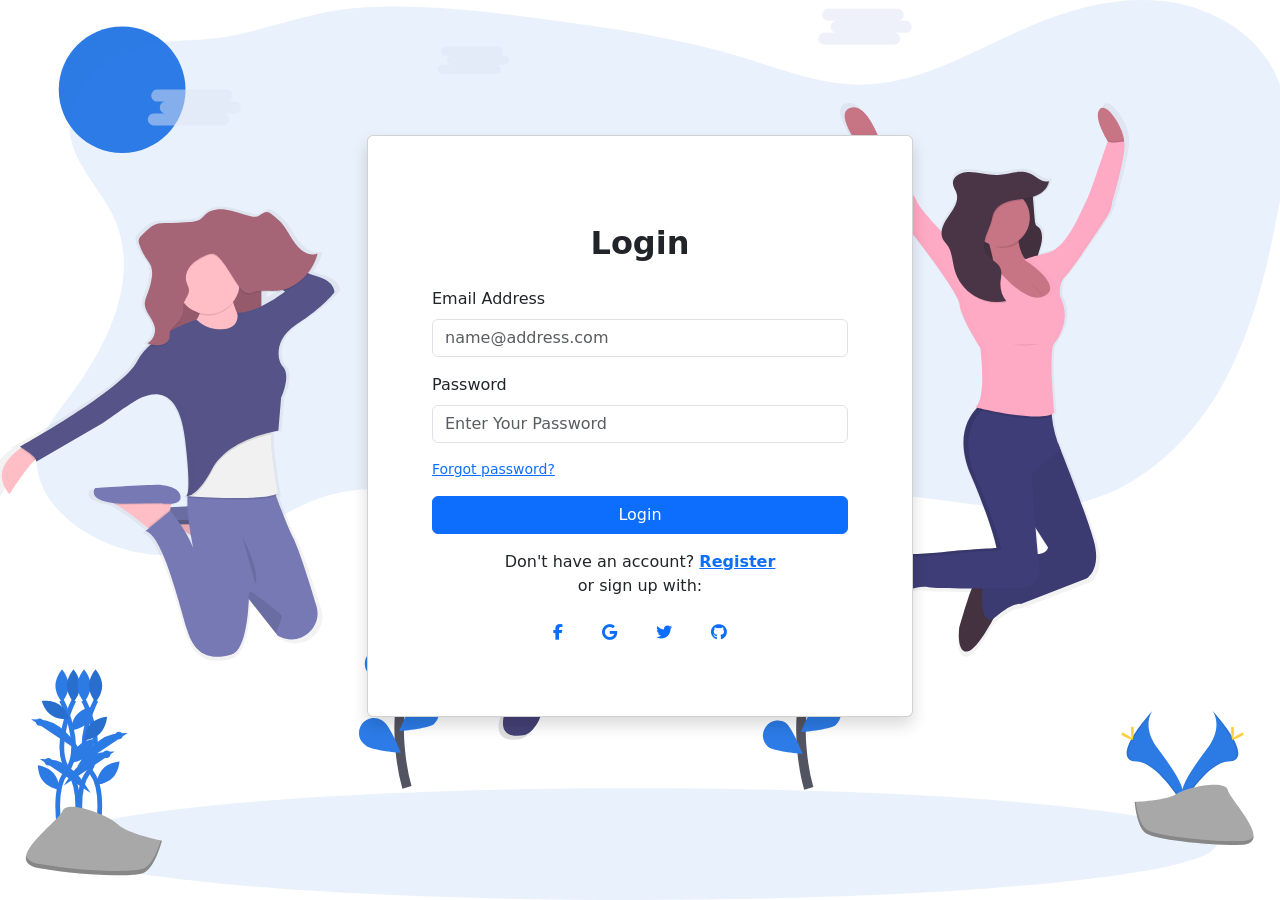
<file: LOGIN-TASKY/Login Page/bk.html>
<!DOCTYPE html>
<html lang="en">

<head>
    <meta charset="UTF-8">
    <meta name="viewport" content="width=device-width, initial-scale=1.0">
    <link rel="stylesheet" href="https://cdnjs.cloudflare.com/ajax/libs/font-awesome/6.4.2/css/all.min.css"
        integrity="sha512-z3gLpd7yknf1YoNbCzqRKc4qyor8gaKU1qmn+CShxbuBusANI9QpRohGBreCFkKxLhei6S9CQXFEbbKuqLg0DA=="
        crossorigin="anonymous" referrerpolicy="no-referrer" />
    <link href="https://cdn.jsdelivr.net/npm/bootstrap@5.0.2/dist/css/bootstrap.min.css" rel="stylesheet"
        integrity="sha384-EVSTQN3/azprG1Anm3QDgpJLIm9Nao0Yz1ztcQTwFspd3yD65VohhpuuCOmLASjC" crossorigin="anonymous">
    <link rel="stylesheet" href="main.css">
    <script src="
https://cdn.jsdelivr.net/npm/jquery@3.7.1/dist/jquery.min.js
"></script>
    <title>Login-Page</title>
</head>

<body class="bg">

    <div class="vh-100 d-flex justify-content-center align-items-center">
        <div class="container">
            <div class="row d-flex justify-content-center">
                <div class="col-12 col-md-8 col-lg-6">
                    <div class="card bg-white shadow p-3 mb-5 bg-white rounded rounded">
                        <div class="card-body p-5 ">
                            <form id="loginform" class="mb-3 mt-md-4">
                                <h2 class="fw-bold mb-4 text-center ">Login</h2>

                                <div class="mb-3">
                                    <label for="email" class="form-label ">Email Address</label>
                                    <input type="email" class="form-control" id="email" placeholder="name@address.com"
                                        required>
                                </div>
                                <div class="mb-3">
                                    <label for="password" class="form-label ">Password</label>
                                    <input type="password" class="form-control" id="password"
                                        placeholder="Enter Your Password" required>
                                </div>
                                <p class="small"><a class="text-primary" href="forget-password.html">Forgot
                                        password?</a></p>
                                <div class="d-grid">
                                    <button class="btn btn-primary" type="submit">Login</button>
                                </div>


                            </form>
                            <div id="result"></div>
                            <div>
                                <p class="mb-0  text-center">Don't have an account? <a href="signup.html"
                                        class="text-primary fw-bold">Register
                                    </a></p>
                            </div>
                            <div class="text-center">
                                <p>or sign up with:</p>
                                <button type="button" class="btn btn-link btn-floating mx-1">
                                    <i class="fab fa-facebook-f"></i>
                                </button>

                                <button type="button" class="btn btn-link btn-floating mx-1">
                                    <i class="fab fa-google"></i>
                                </button>

                                <button type="button" class="btn btn-link btn-floating mx-1">
                                    <i class="fab fa-twitter"></i>
                                </button>

                                <button type="button" class="btn btn-link btn-floating mx-1">
                                    <i class="fab fa-github"></i>
                                </button>
                            </div>

                        </div>
                    </div>
                </div>
            </div>
        </div>
    </div>


    <script src="script.js"></script>
    <script src="https://code.jquery.com/jquery-3.5.1.min.js"></script>
    <script src="https://cdn.jsdelivr.net/npm/@popperjs/core@2.9.2/dist/umd/popper.min.js"
        integrity="sha384-IQsoLXl5PILFhosVNubq5LC7Qb9DXgDA9i+tQ8Zj3iwWAwPtgFTxbJ8NT4GN1R8p"
        crossorigin="anonymous"></script>
    <script src="https://cdn.jsdelivr.net/npm/bootstrap@5.0.2/dist/js/bootstrap.min.js"
        integrity="sha384-cVKIPhGWiC2Al4u+LWgxfKTRIcfu0JTxR+EQDz/bgldoEyl4H0zUF0QKbrJ0EcQF"
        crossorigin="anonymous"></script>
</body>

</html>
</file>
<file: LOGIN-TASKY/Login Page/main.css>
body,
html {
    height: 100%;
}
.bg {

    background-image: url("happiness.svg");
    height: 100%;
    background-position: center;
    background-repeat: no-repeat;
    background-size: cover;
}
</file>
